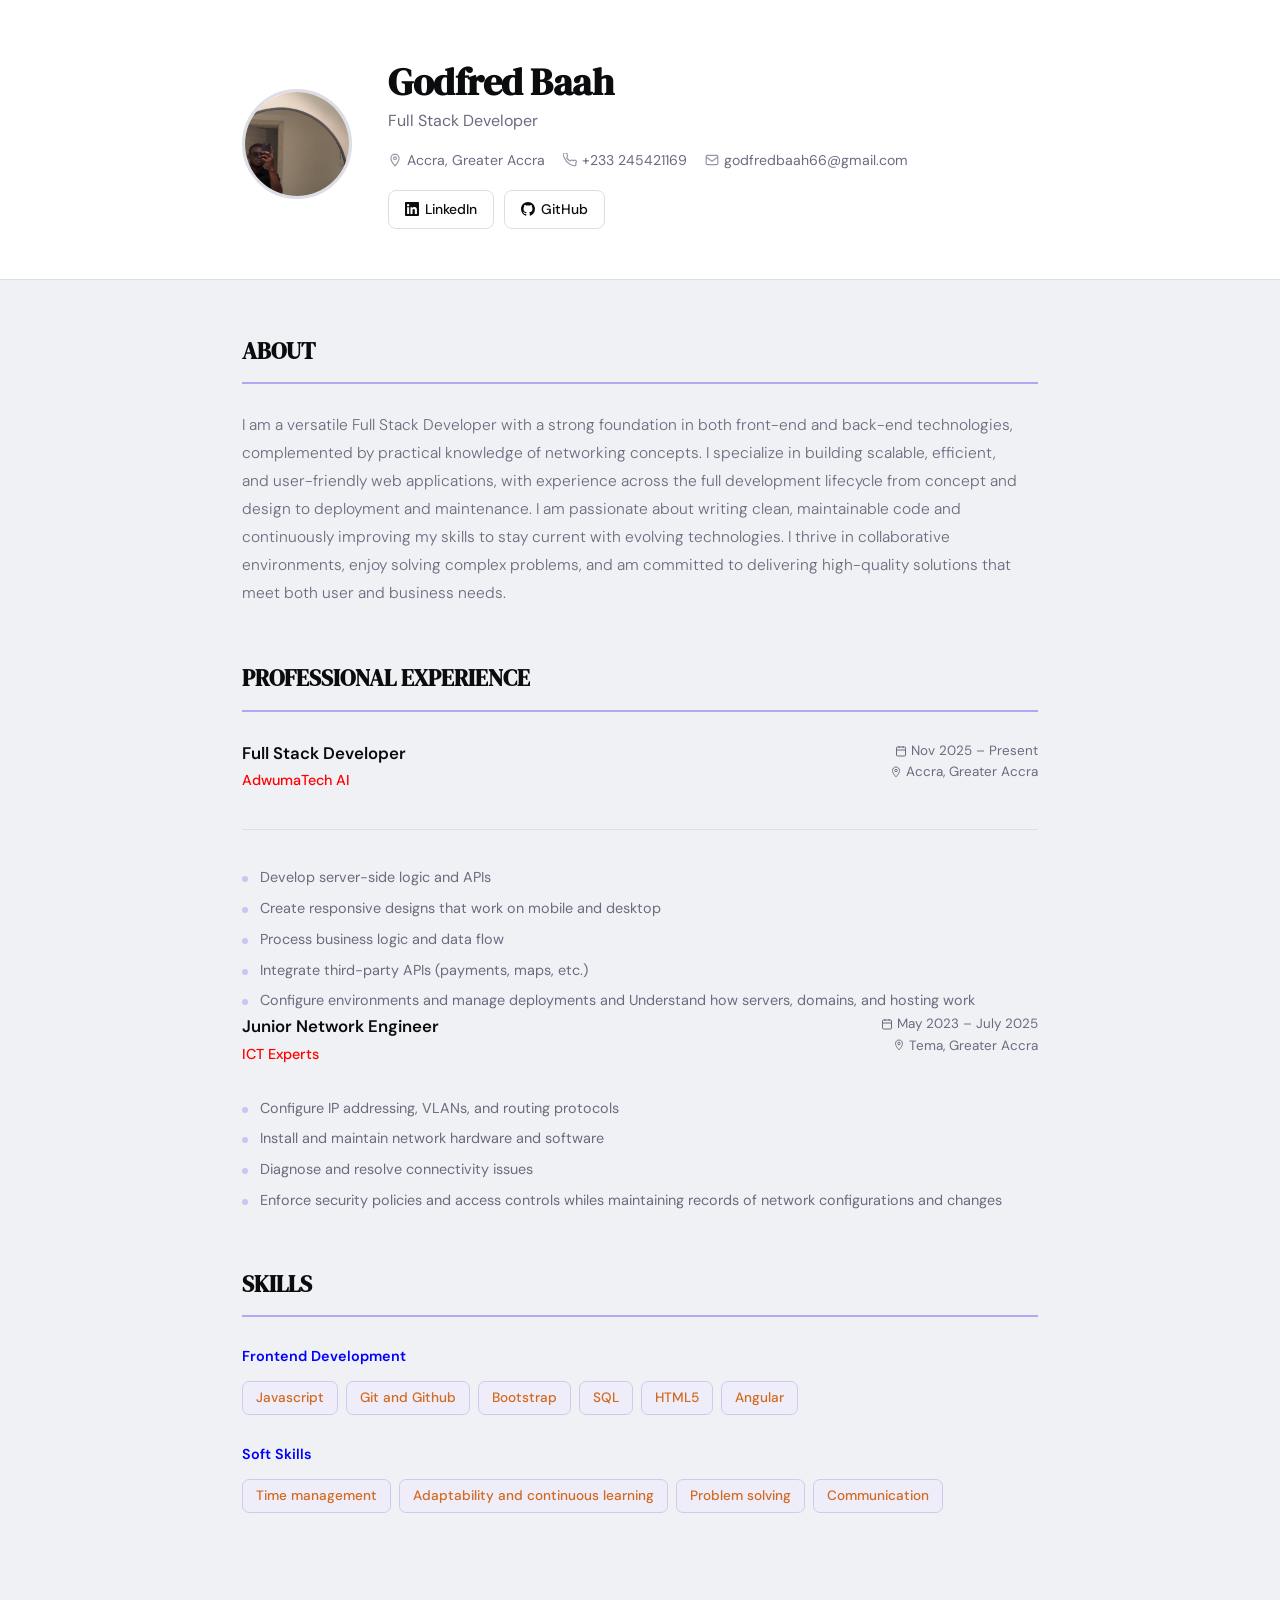
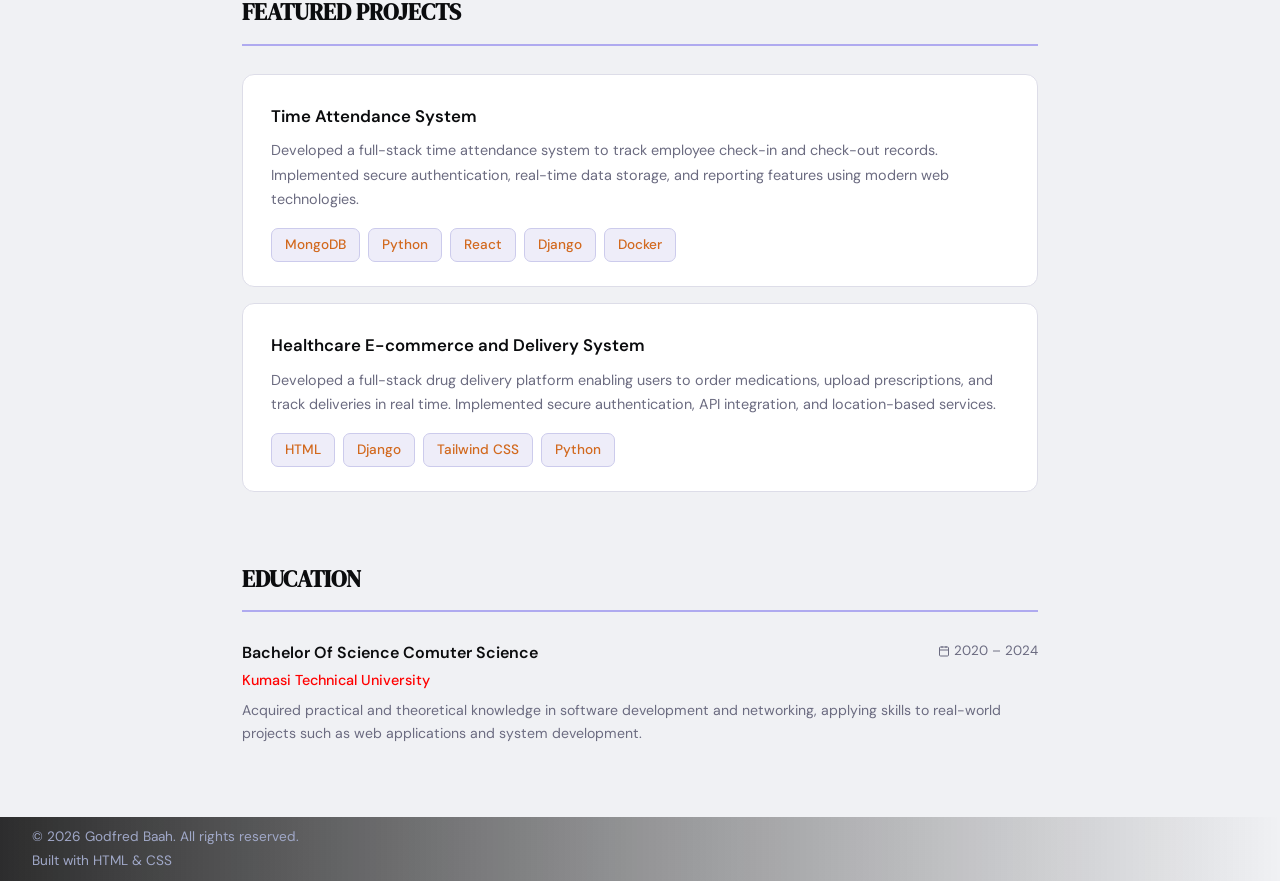
<file: index.html>
<!DOCTYPE html>
<html lang="en">
<head>
    <meta charset="UTF-8">
    <meta name="viewport" content="width=device-width, initial-scale=1.0">
    <title>GodfredPortfolio</title>
    <link href="https://fonts.googleapis.com/css2?family=DM+Serif+Display:ital@0;1&family=DM+Sans:ital,opsz,wght@0,9..40,300;0,9..40,400;0,9..40,500;0,9..40,600;1,9..40,300&display=swap" rel="stylesheet">
    <link rel="stylesheet" href="style.css">
</head>

<!-- CHead -->
 <div class="hero">
    <div class="container">
        <div class="hero-inner">
            <div class="avatar-wrap"><img src="IMG_1874.JPG" alt="profile pic"></div>
            <div class="hero-text">
                <h1>Godfred Baah</h1>
                <p class="role">Full Stack Developer</p>
                <div class="contact-line">
                    <span>
                       <svg width="14" height="14" fill="none" stroke="currentColor" stroke-width="2" viewBox="0 0 24 24"><path d="M12 2C8.13 2 5 5.13 5 9c0 5.25 7 13 7 13s7-7.75 7-13c0-3.87-3.13-7-7-7z"/><circle cx="12" cy="9" r="2.5"/></svg>
                       Accra, Greater Accra
                    </span>
                    <span>
                        <svg width="14" height="14" fill="none" stroke="currentColor" stroke-width="2" viewBox="0 0 24 24"><path d="M22 16.92v3a2 2 0 01-2.18 2 19.79 19.79 0 01-8.63-3.07A19.5 19.5 0 013.07 9.81 19.79 19.79 0 01.01 1.18 2 2 0 012 0h3a2 2 0 012 1.72c.13 1 .39 1.97.76 2.91a2 2 0 01-.45 2.11L6.09 7.91a16 16 0 006 6l1.17-1.17a2 2 0 012.11-.45c.94.37 1.91.63 2.91.76A2 2 0 0122 16.92z"/></svg>
                        +233 245421169
                    </span>
                    <span>
                        <svg width="14" height="14" fill="none" stroke="currentColor" stroke-width="2" viewBox="0 0 24 24"><rect x="2" y="4" width="20" height="16" rx="2"/><path d="M2 7l10 7 10-7"/></svg>
                        godfredbaah66@gmail.com
                    </span>
                </div>
                <div class="links">
         
          <a href="https://www.linkedin.com/in/godfred-baah-209ba438a/" target="_blank" class="link-btn">
            <svg width="14" height="14" fill="currentColor" viewBox="0 0 24 24"><path d="M20.447 20.452h-3.554v-5.569c0-1.328-.027-3.037-1.852-3.037-1.853 0-2.136 1.445-2.136 2.939v5.667H9.351V9h3.414v1.561h.046c.477-.9 1.637-1.85 3.37-1.85 3.601 0 4.267 2.37 4.267 5.455v6.286zM5.337 7.433a2.062 2.062 0 01-2.063-2.065 2.064 2.064 0 112.063 2.065zm1.782 13.019H3.555V9h3.564v11.452zM22.225 0H1.771C.792 0 0 .774 0 1.729v20.542C0 23.227.792 24 1.771 24h20.451C23.2 24 24 23.227 24 22.271V1.729C24 .774 23.2 0 22.222 0h.003z"/></svg>
            LinkedIn
          </a>
          <a href="https://github.com/godeybaah" target="_blank" class="link-btn">
            <svg width="14" height="14" fill="currentColor" viewBox="0 0 24 24"><path d="M12 0C5.374 0 0 5.373 0 12c0 5.302 3.438 9.8 8.207 11.387.599.111.793-.261.793-.577v-2.234c-3.338.726-4.033-1.416-4.033-1.416-.546-1.387-1.333-1.756-1.333-1.756-1.089-.745.083-.729.083-.729 1.205.084 1.839 1.237 1.839 1.237 1.07 1.834 2.807 1.304 3.492.997.107-.775.418-1.305.762-1.604-2.665-.305-5.467-1.334-5.467-5.931 0-1.311.469-2.381 1.236-3.221-.124-.303-.535-1.524.117-3.176 0 0 1.008-.322 3.301 1.23A11.509 11.509 0 0112 5.803c1.02.005 2.047.138 3.006.404 2.291-1.552 3.297-1.23 3.297-1.23.653 1.653.242 2.874.118 3.176.77.84 1.235 1.911 1.235 3.221 0 4.609-2.807 5.624-5.479 5.921.43.372.823 1.102.823 2.222v3.293c0 .319.192.694.801.576C20.566 21.797 24 17.3 24 12c0-6.627-5.373-12-12-12z"/></svg>
            GitHub
          </a>
            </div>
        </div>
    </div>
    </div>
 </div>



 <!--About-->
 <div class="container">
    <section class="section">
        <h2 class="section-title">ABOUT</h2>
        <p class="about-text">I am a versatile Full Stack Developer with a strong foundation in both front-end and back-end technologies, complemented by practical knowledge of networking concepts. I specialize in building scalable, efficient, and user-friendly web applications, with experience across the full development lifecycle from concept and design to deployment and maintenance. I am passionate about writing clean, maintainable code and continuously improving my skills to stay current with evolving technologies. I thrive in collaborative environments, enjoy solving complex problems, and am committed to delivering high-quality solutions that meet both user and business needs.</p>
    </section>

    <!--Experience-->
    <section class="section">
        <h2 class="section-title">PROFESSIONAL EXPERIENCE</h2>
        <div class="exp-item">
           <div class="exp-header">
        <div>
          <div class="exp-title">Full Stack Developer</div>
          <div class="exp-company">AdwumaTech AI</div>
        </div>
        <div class="exp-meta">
          <span>
            <svg width="12" height="12" fill="none" stroke="currentColor" stroke-width="2" viewBox="0 0 24 24"><rect x="3" y="4" width="18" height="18" rx="2"/><path d="M16 2v4M8 2v4M3 10h18"/></svg>
            Nov 2025 – Present
          </span>
          <span>
            <svg width="12" height="12" fill="none" stroke="currentColor" stroke-width="2" viewBox="0 0 24 24"><path d="M12 2C8.13 2 5 5.13 5 9c0 5.25 7 13 7 13s7-7.75 7-13c0-3.87-3.13-7-7-7z"/><circle cx="12" cy="9" r="2.5"/></svg>
            Accra, Greater Accra
          </span>
        </div>
        </div>
        </div>
        <ul class="exp-bullets">
            <li>Develop server-side logic and APIs</li>
            <li>Create responsive designs that work on mobile and desktop</li>
            <li>Process business logic and data flow</li>
            <li>Integrate third-party APIs (payments, maps, etc.)</li>
            <li>Configure environments and manage deployments and Understand how servers, domains, and hosting work </li>
		
        </ul>
 <div class="exp-item">
           <div class="exp-header">
        <div>
          <div class="exp-title">Junior Network Engineer</div>
          <div class="exp-company">ICT Experts</div>
        </div>
        <div class="exp-meta">
          <span>
            <svg width="12" height="12" fill="none" stroke="currentColor" stroke-width="2" viewBox="0 0 24 24"><rect x="3" y="4" width="18" height="18" rx="2"/><path d="M16 2v4M8 2v4M3 10h18"/></svg>
            May 2023 – July 2025
          </span>
          <span>
            <svg width="12" height="12" fill="none" stroke="currentColor" stroke-width="2" viewBox="0 0 24 24"><path d="M12 2C8.13 2 5 5.13 5 9c0 5.25 7 13 7 13s7-7.75 7-13c0-3.87-3.13-7-7-7z"/><circle cx="12" cy="9" r="2.5"/></svg>
            Tema, Greater Accra
          </span>
        </div>
        <ul class="exp-bullets">
            <li>Configure IP addressing, VLANs, and routing protocols</li>
            <li>Install and maintain network hardware and software</li>
          
            <li>Diagnose and resolve connectivity issues</li>
            <li>Enforce security policies and access controls whiles maintaining records of network configurations and changes </li>
		
        </ul>
           </div>  
 </div>    

    </section>

    <!--skill-->
    <section class="section">
        <h2 class="section-title">SKILLS</h2>

    <div class="skill-group">
      <div class="skill-label">Frontend Development</div>
      <div class="tags">
        <span class="tag">Javascript</span><span class="tag">Git and Github</span><span class="tag">Bootstrap</span><span class="tag">SQL</span><span class="tag">HTML5</span><span class="tag">Angular</span>
      </div>
    </div>

    <div class="skill-group">
      <div class="skill-label">Soft Skills</div>
      <div class="tags">
        <span class="tag">Time management</span><span class="tag">Adaptability and continuous learning</span><span class="tag">Problem solving</span><span class="tag">Communication</span>
      </div>
    </div>
    </section>

    <!--projects-->
    <section class="section">
    <h2 class="section-title">FEATURED PROJECTS</h2>

    <div class="project-card">
      <div class="project-header">
        <div class="project-title">Time Attendance System</div>
        
      </div>
      <p class="project-desc">Developed a full-stack time attendance system to track employee check-in and check-out records. Implemented secure authentication, real-time data storage, and reporting features using modern web technologies.</p>
      <div class="tags">
        <span class="tag">MongoDB</span><span class="tag">Python</span><span class="tag">React</span><span class="tag">Django</span><span class="tag">Docker</span>
      </div>
    </div>
 <div class="project-card">
      <div class="project-header">
        <div class="project-title">Healthcare E-commerce and Delivery System</div>
       
      </div>
      <p class="project-desc">Developed a full-stack drug delivery platform enabling users to order medications, upload prescriptions, and track deliveries in real time. Implemented secure authentication, API integration, and location-based services.</p>
      <div class="tags">
        <span class="tag">HTML</span><span class="tag">Django</span><span class="tag">Tailwind CSS</span><span class="tag">Python</span>
      </div>
    </div>

  </section>

  <!--eduation-->
  <section class="section">
    <h2 class="section-title">EDUCATION</h2>

    <div class="edu-item">
      <div class="edu-header">
        <div>
          <div class="edu-degree">Bachelor Of Science Comuter Science</div>
          <div class="edu-school">Kumasi Technical University</div>
        </div>
        <div class="exp-meta">
          <span>
            <svg width="12" height="12" fill="none" stroke="currentColor" stroke-width="2" viewBox="0 0 24 24"><rect x="3" y="4" width="18" height="18" rx="2"/><path d="M16 2v4M8 2v4M3 10h18"/></svg>
            2020 – 2024
          </span>
        </div>
      </div>
      <p class="edu-detail">Acquired practical and theoretical knowledge in software development and networking, applying skills to real-world projects such as web applications and system development.</p>
      
    </div>
  </section>
 </div>

 
 <footer class="footer-img-wrap">
  <div class="footer-overlay">
    <p>© 2026 Godfred Baah. All rights reserved.</p>
    <p>Built with HTML &amp; CSS</p>
  </div>
</footer>

</body>
</html>
</file>
<file: style.css>
/* ── CSS VARIABLES (Global Colors) ── */
:root {
  --ink: #0B0C0E;
  --ink-soft: #6b6b80;
  --accent: #AFAAEF;
  --accent-hover: #8f89d4;
  --surface: #F0F1F4;
  --card: #ffffff;
  --border: #dddde8;
  --tag-bg: #EEEDF9;
  --tag-text: #5a57b5;
  --dot: #09B6A1;
  --footer-bg: #0B0C0E;
}

/* ── RESET ── */
*, *::before, *::after { box-sizing: border-box; margin: 0; padding: 0; }

html { scroll-behavior: smooth; }

/* ── BASE ── */
body {
  font-family: 'DM Sans', sans-serif;
  background: var(--surface);
  color: var(--ink);
  font-size: 15px;
  line-height: 1.65;
  -webkit-font-smoothing: antialiased;
}

/* ── HEADER ── */
.hero {
  background: var(--card);
  padding: 60px 0 50px;
  border-bottom: 1px solid var(--border);
}

.container {
  max-width: 860px;
  margin: 0 auto;
  padding: 0 32px;
}

.hero-inner {
  display: flex;
  align-items: center;
  gap: 36px;
  animation: fadeUp 0.6s ease both;
}

.avatar-wrap {
  flex-shrink: 0;
  width: 110px;
  height: 110px;
  border-radius: 50%;
  overflow: hidden;
  border: 3px solid var(--border);
  background: #d0d4e8;
  display: flex;
  align-items: center;
  justify-content: center;
  font-size: 40px;
}

.avatar-wrap img {
  width: 100%;
  height: 100%;
  object-fit: cover;
}

.hero-text h1 {
  font-family: 'DM Serif Display', serif;
  font-size: 2.4rem;
  letter-spacing: -0.5px;
  color: var(--ink);
  line-height: 1.15;
}

.hero-text .role {
  color: var(--ink-soft);
  font-size: 1rem;
  font-weight: 400;
  margin-top: 4px;
}

.contact-line {
  display: flex;
  flex-wrap: wrap;
  gap: 18px;
  margin-top: 14px;
  font-size: 0.88rem;
  color: var(--ink-soft);
}

.contact-line span {
  display: flex;
  align-items: center;
  gap: 5px;
}

.contact-line svg { flex-shrink: 0; opacity: 0.7; }

.links {
  display: flex;
  flex-wrap: wrap;
  gap: 10px;
  margin-top: 18px;
}

.link-btn {
  display: inline-flex;
  align-items: center;
  gap: 6px;
  padding: 7px 16px;
  border: 1.5px solid var(--border);
  border-radius: 8px;
  background: var(--card);
  color: var(--ink);
  font-size: 0.87rem;
  font-weight: 500;
  text-decoration: none;
  transition: border-color 0.2s, color 0.2s, background 0.2s;
}

.link-btn:hover {
  border-color: var(--accent);
  color: var(--accent);
  background: var(--tag-bg);
}

/* ── SECTIONS ── */
.section {
  padding: 52px 0 0;
  animation: fadeUp 0.5s ease both;
}

.section-title {
  font-family: 'DM Serif Display', serif;
  font-size: 1.45rem;
  color: var(--ink);
  padding-bottom: 12px;
  border-bottom: 2px solid var(--accent);
  margin-bottom: 28px;
}

/* ── ABOUT ── */
.about-text {
  color: var(--ink-soft);
  font-size: 0.97rem;
  max-width: 780px;
  font-weight: 300;
  line-height: 1.8;
}

/* ── EXPERIENCE ── */
.exp-item {
  margin-bottom: 36px;
  padding-bottom: 36px;
  border-bottom: 1px solid var(--border);
}

.exp-item:last-child { border-bottom: none; margin-bottom: 0; padding-bottom: 0; }

.exp-header {
  display: flex;
  justify-content: space-between;
  align-items: flex-start;
  gap: 16px;
  flex-wrap: wrap;
}

.exp-title {
  font-weight: 600;
  font-size: 1.05rem;
  color: var(--ink);
}

.exp-company {
  color: Red;
  font-size: 0.9rem;
  font-weight: 500;
  margin-top: 2px;
}

.exp-meta {
  text-align: right;
  flex-shrink: 0;
  font-size: 0.84rem;
  color: var(--ink-soft);
  line-height: 1.6;
}

.exp-meta span {
  display: flex;
  align-items: center;
  gap: 4px;
  justify-content: flex-end;
}

.exp-bullets {
  margin-top: 14px;
  padding-left: 0;
  list-style: none;
  display: flex;
  flex-direction: column;
  gap: 7px;
}

.exp-bullets li {
  position: relative;
  padding-left: 18px;
  font-size: 0.9rem;
  color: var(--ink-soft);
}

.exp-bullets li::before {
  content: '';
  position: absolute;
  left: 0;
  top: 10px;
  width: 6px;
  height: 6px;
  border-radius: 50%;
  background: var(--accent);
  opacity: 0.6;
}

/* ── SKILLS ── */
.skill-group { margin-bottom: 28px; }

.skill-label {
  font-weight: 600;
  font-size: 0.9rem;
  color: blue;
  margin-bottom: 12px;
}

.tags {
  display: flex;
  flex-wrap: wrap;
  gap: 8px;
}

.tag {
  background: var(--tag-bg);
  color:#D2691E ;
  border: 1px solid #cccbec;
  border-radius: 7px;
  padding: 5px 13px;
  font-size: 0.85rem;
  font-weight: 500;
  transition: background 0.18s, color 0.18s;
}

.tag:hover {
  background: var(--accent);
  color: #fff;
  border-color: var(--accent);
}

/* ── PROJECTS ── */
.project-card {
  background: var(--card);
  border: 1px solid var(--border);
  border-radius: 12px;
  padding: 28px 28px 24px;
  margin-bottom: 16px;
  transition: box-shadow 0.2s, transform 0.2s;
}

.project-card:hover {
  box-shadow: 0 8px 32px rgba(175, 170, 239, 0.15);
  transform: translateY(-2px);
}

.project-header {
  display: flex;
  align-items: flex-start;
  justify-content: space-between;
  gap: 12px;
}

.project-title {
  font-weight: 600;
  font-size: 1.05rem;
  color: var(--ink);
}

.project-link {
  color: var(--ink-soft);
  flex-shrink: 0;
  transition: color 0.2s;
}

.project-link:hover { color: var(--accent); }

.project-desc {
  font-size: 0.9rem;
  color: var(--ink-soft);
  margin-top: 8px;
  line-height: 1.7;
}

.project-card .tags { margin-top: 16px; }

/* ── EDUCATION ── */
.edu-item {
  margin-bottom: 28px;
  padding-bottom: 28px;
  border-bottom: 1px solid var(--border);
}

.edu-item:last-child { border-bottom: none; margin-bottom: 0; padding-bottom: 0; }

.edu-header {
  display: flex;
  justify-content: space-between;
  align-items: flex-start;
  gap: 12px;
  flex-wrap: wrap;
}

.edu-degree {
  font-weight: 600;
  font-size: 1rem;
  color: var(--ink);
}

.edu-school {
  color: Red;
  font-size: 0.9rem;
  font-weight: 500;
  margin-top: 2px;
}

.edu-detail {
  font-size: 0.88rem;
  color: var(--ink-soft);
  margin-top: 6px;
}

/* ── CERTIFICATIONS ── */
.cert-list {
  list-style: none;
  display: flex;
  flex-direction: column;
  gap: 16px;
}

.cert-list li {
  display: flex;
  align-items: flex-start;
  gap: 12px;
}

.cert-dot {
  width: 8px;
  height: 8px;
  border-radius: 50%;
  background: var(--dot);
  flex-shrink: 0;
  margin-top: 6px;
}

.cert-name {
  font-weight: 500;
  font-size: 0.95rem;
  color: var(--ink);
}

.cert-issuer {
  font-size: 0.84rem;
  color: var(--ink-soft);
  margin-top: 2px;
}

/* ── FOOTER ── */
.footer-img-wrap {
  margin-top: 72px;
  position: relative;
  font-size: 0.85rem;
  line-height: 1.8;
}

.footer-bg-img {
  display: block;
  width: 100%;
  height: 160px;       /* same height as your old footer with padding: 32px */
  object-fit: cover;
  object-position: center right;  /* keeps the globe on the right */
}

.footer-overlay {
  position: absolute;
  inset: 0;                        /* stretches over the full image */
  display: flex;
  flex-direction: column;
  justify-content: center;         /* vertically centered like padding: 32px did */
  padding: 32px;                   /* same padding as your old footer */
  color: #a0a8c8;
  background: linear-gradient(
    to right,
    rgba(10,10,10,0.85) 0%,        /* dark on left so text is readable */
    rgba(10,10,10,0.4) 50%,
    transparent 100%               /* fades to transparent, globe shows through */
  );
}

/* Text content sits on the left */
.footer-content {
  padding: 0 64px;
  max-width: 520px;
}

.footer-heading {
  font-family: 'DM Serif Display', serif;
  font-size: 2rem;
  font-weight: 400;
  color: #E8EAED;
  line-height: 1.2;
  margin-bottom: 10px;
}

.footer-sub {
  color: #9a9aaa;
  font-size: 0.9rem;
  margin-bottom: 24px;
  line-height: 1.6;
}

.footer-cta-btn {
  display: inline-block;
  background: #FFFFFF;
  color: #0B0C0E;
  font-size: 0.88rem;
  font-weight: 600;
  padding: 10px 22px;
  border-radius: 7px;
  text-decoration: none;
  transition: background 0.2s, color 0.2s, transform 0.15s;
}

.footer-cta-btn:hover {
  background: var(--accent);
  color: #fff;
  transform: translateY(-2px);
}

/* Copyright bar below the image */
.footer-bottom {
  background: #0B0C0E;
  border-top: 1px solid #1D1129;
  padding: 14px 64px;
  display: flex;
  justify-content: space-between;
  align-items: center;
  font-size: 0.8rem;
  color: #5a5a6a;
}

.footer-bottom a {
  color: #7a7a8a;
  text-decoration: none;
}

.footer-bottom a:hover { color: var(--accent); }

@media (max-width: 700px) {
  .footer-bg-img { height: 320px; object-position: right center; }
  .footer-content { padding: 0 28px; }
  .footer-heading { font-size: 1.5rem; }
  .footer-bottom { flex-direction: column; gap: 6px; padding: 14px 28px; text-align: center; }
}

/* ── ANIMATIONS ── */
@keyframes fadeUp {
  from { opacity: 0; transform: translateY(18px); }
  to   { opacity: 1; transform: translateY(0); }
}

.section { animation-delay: 0.1s; }
.section:nth-child(2) { animation-delay: 0.15s; }
.section:nth-child(3) { animation-delay: 0.2s; }
.section:nth-child(4) { animation-delay: 0.25s; }

/* ── RESPONSIVE ── */
@media (max-width: 600px) {
  .hero-inner { flex-direction: column; align-items: flex-start; gap: 20px; }
  .hero-text h1 { font-size: 1.85rem; }
  .exp-header { flex-direction: column; }
  .exp-meta { text-align: left; }
  .exp-meta span { justify-content: flex-start; }
  .edu-header { flex-direction: column; }
}
</file>
